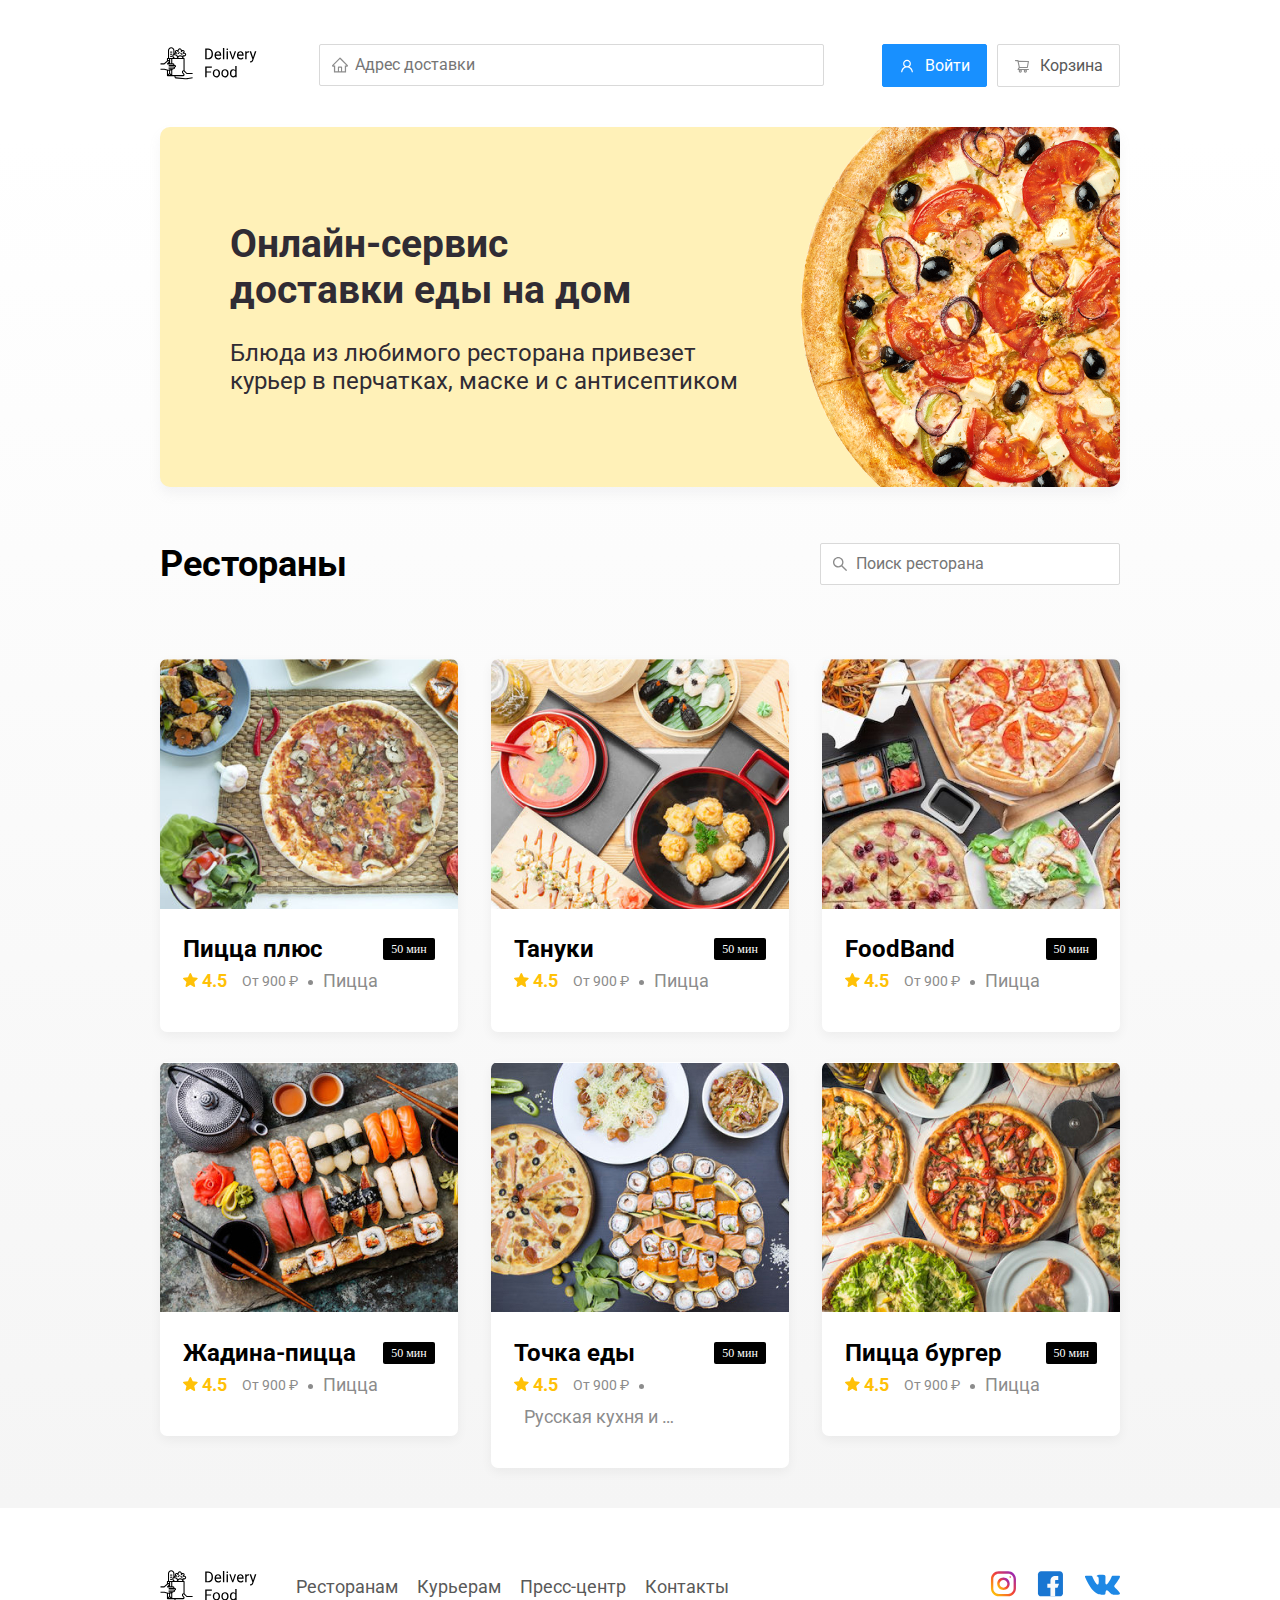
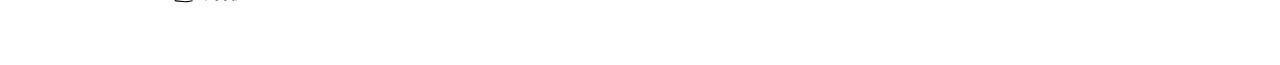
<file: index.html>
<!DOCTYPE html>
<html lang="ru">
<head>
    <meta charset="UTF-8">
    <meta name="viewport" content="width=device-width, initial-scale=1.0">
    <title>Delivery Food - доставка еды на дом</title>
    <link href="https://fonts.googleapis.com/css2?family=Roboto:wght@400;700&display=swap" rel="stylesheet"> 
    <link rel="stylesheet" href="/css/normalize.css">
    <link href="/css/style.css" rel="stylesheet" type="text/css">
</head>

<body>
    <div class="container">
        <header class="header">
            <!-- Шапка сайта -->
            <a href="/index.html" class="logo">
            <img src="img\logo.svg" alt="Logo" class="logo">
            </a>
            <input type="text" class="input input-adress" placeholder="Адрес доставки">
            <div class="buttons">
                <button class="button button-primary">
                <img src="/img/user.svg" alt="user" class="button-image">
                  <span class="button-text">Войти</span>
                </button>
                <button class="button">
                    <img src="/img/shopping card.svg" alt="shopping card" class="button-image">
                    <span class="button-text">Корзина</span>
                </button>
            </div>
        </header>
    </div> 
    <!-- /.container -->

    <main class="main">
    <div class="container">
        <section class="promo">
            <h1 class="promo-title">Онлайн-сервис </br> доставки еды на дом</h1>
            <p class="promo-text">Блюда из любимого ресторана привезет курьер в перчатках, маске и с антисептиком</p>
        </section>
        <section class="restaurant">
        <div class="section-heading">
        <h2 class="section-title">Рестораны</h2>
        <input type="text" class="input-search input" placeholder="Поиск ресторана">
        </div>
        <div class="cards">
        <div class="card">
            <img src="/img/pizza-r.png" alt="image" class="card-image"/>
            <div class="card-text">
                <div class="card-heading">
                    <h3 class="card-title">Пицца плюс</h3>
                    <span class="card-tag tag">50 мин</span>
                </div>
                <!-- /.card-heading -->
                <div class="card-info">
                    <div class="card-raiting">
                        <img src="/img/rating.svg" alt="rating">
                        4.5</div>
                    <div class="card-price">От 900 ₽</div>
                    <div class="category">Пицца</div>
                </div>
                <!-- /.card-info -->
            </div>
            <!-- /.card-text-->
        </div>
        <!-- /.card -->

        <div class="card">
            <img src="/img/tanuki.jpg" alt="image" class="card-image"/>
            <div class="card-text">
                <div class="card-heading">
                    <h3 class="card-title">Тануки</h3>
                    <span class="card-tag tag">50 мин</span>
                </div>
                <!-- /.card-heading -->
                <div class="card-info">
                    <div class="card-raiting">
                        <img src="/img/rating.svg" alt="rating">
                        4.5
                    </div>
                    <div class="card-price">От 900 ₽</div>
                    <div class="category">Пицца</div>
                </div>
                <!-- /.card-info -->
            </div>
            <!-- /.card-text-->
        </div>
        <!-- /.card -->

        <div class="card">
            <img src="/img/foodband.jpg" alt="image" class="card-image"/>
            <div class="card-text">
                <div class="card-heading">
                    <h3 class="card-title">FoodBand</h3>
                    <span class="card-tag tag">50 мин</span>
                </div>
                <!-- /.card-heading -->
                <div class="card-info">
                    <div class="card-raiting">
                        <img src="/img/rating.svg" alt="rating">
                        4.5
                    </div>
                    <div class="card-price">От 900 ₽</div>
                    <div class="category">Пицца</div>
                </div>
                <!-- /.card-info -->
            </div>
            <!-- /.card-text-->
        </div>
        <!-- /.card -->

        <div class="card">
            <img src="/img/zhadina.jpg" alt="image" class="card-image"/>
            <div class="card-text">
                <div class="card-heading">
                    <h3 class="card-title">Жадина-пицца</h3>
                    <span class="card-tag tag">50 мин</span>
                </div>
                <!-- /.card-heading -->
                <div class="card-info">
                    <div class="card-raiting">
                        <img src="/img/rating.svg" alt="rating">
                        4.5
                    </div>
                    <div class="card-price">От 900 ₽</div>
                    <div class="category">Пицца</div>
                </div>
                <!-- /.card-info -->
            </div>
            <!-- /.card-text-->
        </div>
        <!-- /.card -->

        <div class="card">
            <img src="/img/tochka.jpg" alt="image" class="card-image"/>
            <div class="card-text">
                <div class="card-heading">
                    <h3 class="card-title">Точка еды</h3>
                    <span class="card-tag tag">50 мин</span>
                </div>
                <!-- /.card-heading -->
                <div class="card-info">
                    <div class="card-raiting">
                        <img src="/img/rating.svg" alt="rating">
                        4.5
                    </div>
                    <div class="card-price">От 900 ₽</div>
                    <div class="category">Русская кухня и национальная</div>
                </div>
                <!-- /.card-info -->
            </div>
            <!-- /.card-text-->
        </div>
        <!-- /.card -->

        <a href="/restaurant.html" class="card">
            <img src="/img/burger.jpg" alt="image" class="card-image"/>
            <div class="card-text">
                <div class="card-heading">
                    <h3 class="card-title">Пицца бургер</h3>
                    <span class="card-tag tag">50 мин</span>
                </div>
                <!-- /.card-heading -->
                <div class="card-info">
                    <div class="card-raiting">
                        <img src="/img/rating.svg" alt="rating">
                        4.5
                    </div>
                    <div class="card-price">От 900 ₽</div>
                    <div class="category">Пицца</div>
                </div>
                <!-- /.card-info -->
            </div>
            <!-- /.card-text-->
        </a>
        <!-- /.card -->

        </div>
        </section>
    </div>
    </main>

    <footer class="footer">
        <div class="container">
            <div class="footer-block">
                <img src="/img/logo.svg" alt="logo" class="footer-logo">
                <nav class="footer-nav">
                    <a href="#" class="footer-link">Ресторанам</a>
                    <a href="#" class="footer-link">Курьерам</a>
                    <a href="#" class="footer-link">Пресс-центр</a>
                    <a href="#" class="footer-link">Контакты</a>
                </nav>
                <div class="social-links">
                    <a href="#" class="social-link"><img src="/img/instagram.svg" alt="instagram"></a>
                    <a href="#" class="social-link"><img src="/img/fb.svg" alt="facebook"></a>
                    <a href="#" class="social-link"><img src="/img/VK.svg" alt="vkontakte"></a>
                </div>
            </div>
        </div>
    </footer>
</body>
</html>
</file>
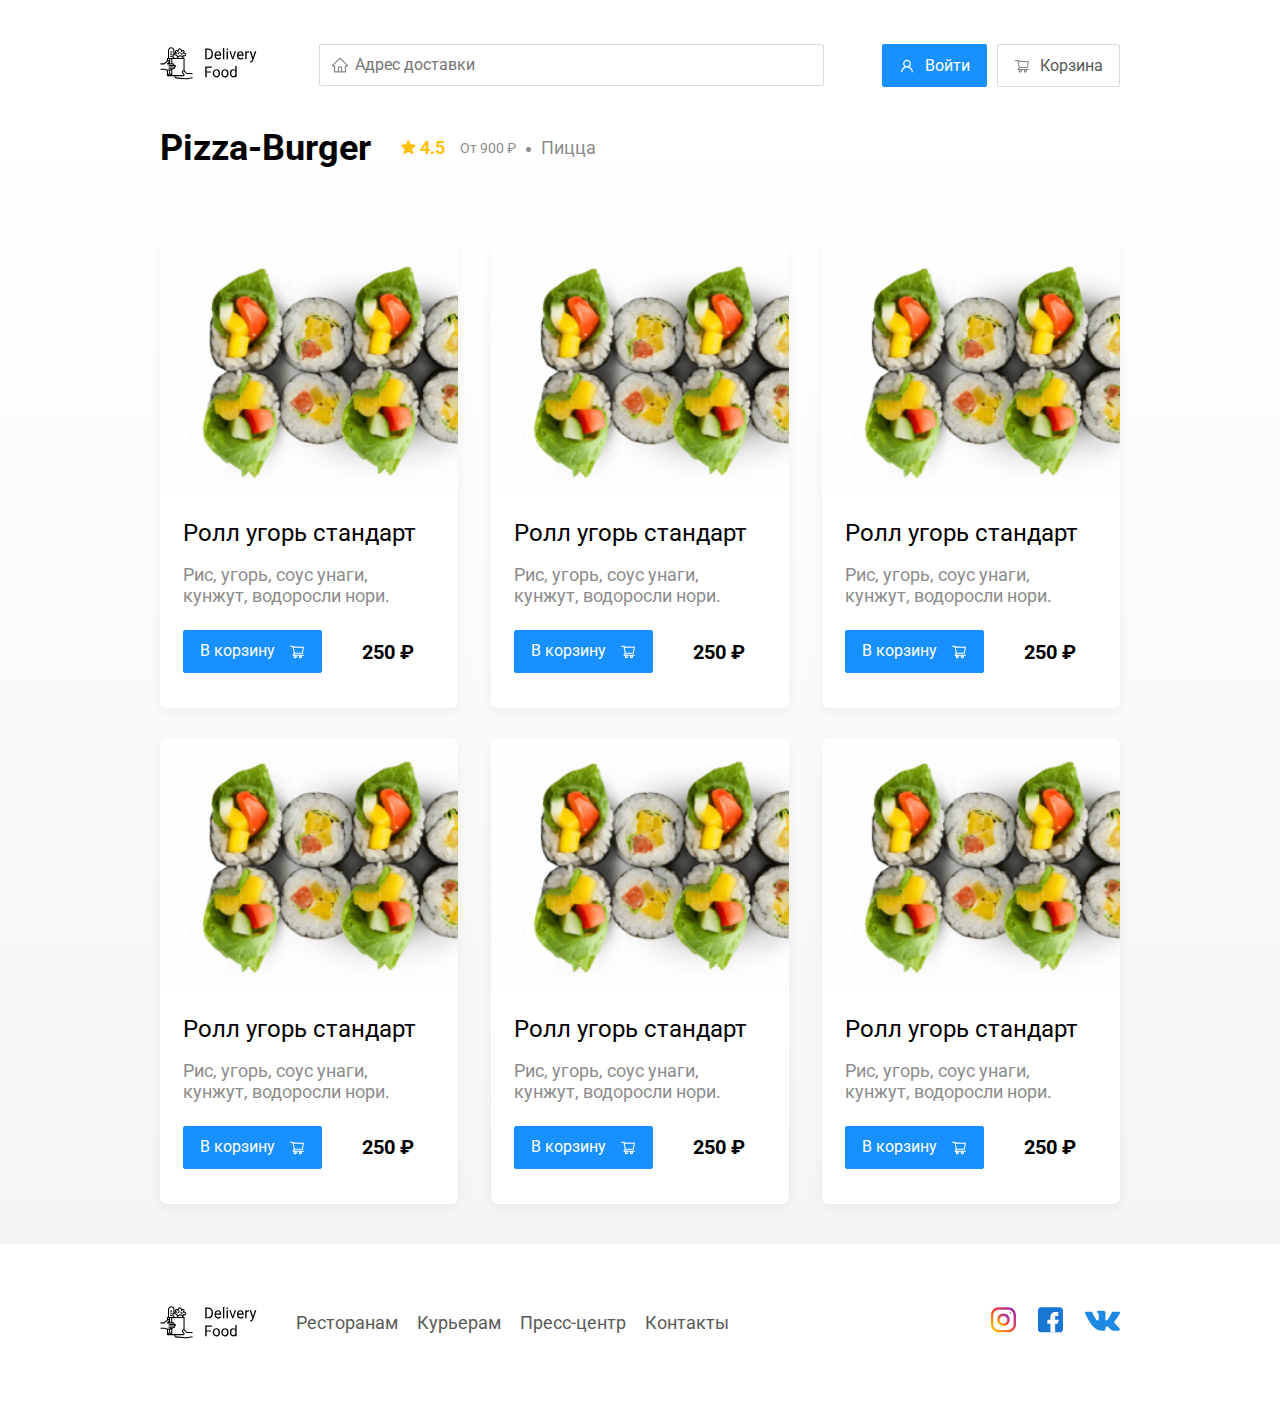
<file: restaurant.html>
<!DOCTYPE html>
<html lang="ru">
<head>
    <meta charset="UTF-8">
    <meta name="viewport" content="width=device-width, initial-scale=1.0">
    <title>Pizza-Burger - доставка еды на дом</title>
    <link href="https://fonts.googleapis.com/css2?family=Roboto:wght@400;700&display=swap" rel="stylesheet"> 
    <link rel="stylesheet" href="/css/normalize.css">
    <link href="/css/style.css" rel="stylesheet" type="text/css">
    <link rel="stylesheet" href="/css/animate.css">
</head>

<body>
    <div class="container">
        <header class="header">
            <!-- Шапка сайта -->
            <a href="/index.html" class="logo">
                <img src="img\logo.svg" alt="Logo" class="logo">
                </a>
            <input type="text" class="input input-adress" placeholder="Адрес доставки">
            <div class="buttons">
                <button class="button button-primary">
                <img src="/img/user.svg" alt="user" class="button-image">
                  <span class="button-text">Войти</span>
                </button>
                <button class="button" id="cart-button">
                    <img src="/img/shopping card.svg" alt="shopping card" class="button-image">
                    <span class="button-text">Корзина</span>
                </button>
            </div>
        </header>
    </div> 
    <!-- /.container -->

    <main class="main">
    <div class="container">
        <section class="restaurant">
        <div class="section-heading">
        <h2 class="section-title">Pizza-Burger</h2>
        <div class="card-info">
            <div class="card-raiting">
                <img src="/img/rating.svg" alt="rating">
                4.5</div>
            <div class="card-price">От 900 ₽</div>
            <div class="category">Пицца</div>
        </div>
        <!-- /.restaurant-info -->
        </div>

        <div class="cards">
        <div class="card wow fadeInUp">
            <img src="/img/sushi.png" alt="image" class="card-image"/>
            <div class="card-text">
                <div class="card-heading">
                    <h3 class="card-title card-title-reg">Ролл угорь стандарт</h3>
                </div>
                <!-- /.card-heading -->
                <div class="card-info">
                    <div class="ingredients">Рис, угорь, соус унаги, кунжут, водоросли нори.</div>
                </div>
                <div class="card-buttons">
                    <button class="button button-primary">
                        <span class="button-card-text">В корзину</span>
                        <img src="/img/shopping-cart-card.svg" alt="shopping-cart" class="button-card-image">
                    </button>
                    <strong class="card-price-bold">250 ₽</strong>
                </div>
            </div>
            <!-- /.card-text-->
        </div>
        <!-- /.card -->

        <div class="card wow fadeInUp">
            <img src="/img/sushi.png" alt="image" class="card-image"/>
            <div class="card-text">
                <div class="card-heading">
                    <h3 class="card-title card-title-reg">Ролл угорь стандарт</h3>
                </div>
                <!-- /.card-heading -->
                <div class="card-info">
                    <div class="ingredients">Рис, угорь, соус унаги, кунжут, водоросли нори.</div>
                </div>
                <div class="card-buttons">
                    <button class="button button-primary">
                        <span class="button-card-text">В корзину</span>
                        <img src="/img/shopping-cart-card.svg" alt="shopping-cart" class="button-card-image">
                    </button>
                    <strong class="card-price-bold">250 ₽</strong>
                </div>
            </div>
            <!-- /.card-text-->
        </div>
        <!-- /.card -->

        <div class="card wow fadeInUp" data-wow-delay="0.2s">
            <img src="/img/sushi.png" alt="image" class="card-image"/>
            <div class="card-text">
                <div class="card-heading">
                    <h3 class="card-title card-title-reg">Ролл угорь стандарт</h3>
                </div>
                <!-- /.card-heading -->
                <div class="card-info">
                    <div class="ingredients">Рис, угорь, соус унаги, кунжут, водоросли нори.</div>
                </div>
                <div class="card-buttons">
                    <button class="button button-primary">
                        <span class="button-card-text">В корзину</span>
                        <img src="/img/shopping-cart-card.svg" alt="shopping-cart" class="button-card-image">
                    </button>
                    <strong class="card-price-bold">250 ₽</strong>
                </div>
            </div>
            <!-- /.card-text-->
        </div>
        <!-- /.card -->

        <div class="card">
            <img src="/img/sushi.png" alt="image" class="card-image"/>
            <div class="card-text">
                <div class="card-heading">
                    <h3 class="card-title card-title-reg">Ролл угорь стандарт</h3>
                </div>
                <!-- /.card-heading -->
                <div class="card-info">
                    <div class="ingredients">Рис, угорь, соус унаги, кунжут, водоросли нори.</div>
                </div>
                <div class="card-buttons">
                    <button class="button button-primary">
                        <span class="button-card-text">В корзину</span>
                        <img src="/img/shopping-cart-card.svg" alt="shopping-cart" class="button-card-image">
                    </button>
                    <strong class="card-price-bold">250 ₽</strong>
                </div>
            </div>
            <!-- /.card-text-->
        </div>
        <!-- /.card -->

        <div class="card">
            <img src="/img/sushi.png" alt="image" class="card-image"/>
            <div class="card-text">
                <div class="card-heading">
                    <h3 class="card-title card-title-reg">Ролл угорь стандарт</h3>
                </div>
                <!-- /.card-heading -->
                <div class="card-info">
                    <div class="ingredients">Рис, угорь, соус унаги, кунжут, водоросли нори.</div>
                </div>
                <div class="card-buttons">
                    <button class="button button-primary">
                        <span class="button-card-text">В корзину</span>
                        <img src="/img/shopping-cart-card.svg" alt="shopping-cart" class="button-card-image">
                    </button>
                    <strong class="card-price-bold">250 ₽</strong>
                </div>
            </div>
            <!-- /.card-text-->
        </div>
        <!-- /.card -->

        <div class="card">
            <img src="/img/sushi.png" alt="image" class="card-image"/>
            <div class="card-text">
                <div class="card-heading">
                    <h3 class="card-title card-title-reg">Ролл угорь стандарт</h3>
                </div>
                <!-- /.card-heading -->
                <div class="card-info">
                    <div class="ingredients">Рис, угорь, соус унаги, кунжут, водоросли нори.</div>
                </div>
                <div class="card-buttons">
                    <button class="button button-primary">
                        <span class="button-card-text">В корзину</span>
                        <img src="/img/shopping-cart-card.svg" alt="shopping-cart" class="button-card-image">
                    </button>
                    <strong class="card-price-bold">250 ₽</strong>
                </div>
            </div>
            <!-- /.card-text-->
        </div>
        <!-- /.card -->

        </div>
        </section>
    </div>
    </main>

    <footer class="footer">
        <div class="container">
            <div class="footer-block">
                <img src="/img/logo.svg" alt="logo" class="footer-logo">
                <nav class="footer-nav">
                    <a href="#" class="footer-link">Ресторанам</a>
                    <a href="#" class="footer-link">Курьерам</a>
                    <a href="#" class="footer-link">Пресс-центр</a>
                    <a href="#" class="footer-link">Контакты</a>
                </nav>
                <div class="social-links">
                    <a href="#" class="social-link"><img src="/img/instagram.svg" alt="instagram"></a>
                    <a href="#" class="social-link"><img src="/img/fb.svg" alt="facebook"></a>
                    <a href="#" class="social-link"><img src="/img/VK.svg" alt="vkontakte"></a>
                </div>
            </div>
        </div>
    </footer>
    <div class="modal">
        <div class="modal-dialog">
            <div class="modal-header">
                <h3 class="modal-title">Корзина</h3>
                <button class="close">&times;</button>
            </div>
            <!-- modal header -->
            <div class="modal-body">
                <div class="food-row">
                    <span class="food-name">Ролл угорь стандарт</span>
                    <strong class="food-price">250 ₽</strong>
                    <div class="food-counter">
                        <button class="counter-button">-</button>
                        <span class="counter">1</span>
                        <button class="counter-button">+</button>
                    </div>
                    
                </div>
                <div class="food-row">
                    <span class="food-name">Ролл угорь стандарт</span>
                    <strong class="food-price">250 ₽</strong>
                    <div class="food-counter">
                        <button class="counter-button">-</button>
                        <span class="counter">1</span>
                        <button class="counter-button">+</button>
                    </div>
                    
                </div>
                <div class="food-row">
                    <span class="food-name">Ролл угорь стандарт</span>
                    <strong class="food-price">250 ₽</strong>
                    <div class="food-counter">
                        <button class="counter-button">-</button>
                        <span class="counter">1</span>
                        <button class="counter-button">+</button>
                    </div>
                    
                </div>
                <div class="food-row">
                    <span class="food-name">Ролл угорь стандарт</span>
                    <strong class="food-price">250 ₽</strong>
                    <div class="food-counter">
                        <button class="counter-button">-</button>
                        <span class="counter">1</span>
                        <button class="counter-button">+</button>
                    </div>
                    
                </div>
            </div>
            <div class="modal-footer">
                <span class="modal-pricetag">1250 ₽</span>
                <div class="footer-buttons">
                    <button class="button button-primary">Оформить заказ</button>
                    <button class="button">Отмена</button>
                </div>
            </div>
        </div>
    </div>
    <script src="/js/wow.min.js"></script>
    <script src="/js/main.js"></script>
</body>
</html>
</file>
<file: css/style.css>
* {
    box-sizing: border-box;
}

body {
    font-family: 'Roboto', sans-serif;
    padding-top: 44px;
}

.container {
    max-width: 1200px;
    margin: auto;
}

.header {
    display: flex;
    align-items: center;
    justify-content: space-between;
    margin-bottom: 40px;
}

.input {
    background: #FFFFFF;
    border: 1px solid #D9D9D9;
    border-radius: 2px;
    font-size: 16px;
    line-height: 24px;
    padding: 8px;
    padding-left: 35px;
    background-repeat: no-repeat;
    background-position: left 11px center;
}
.input-adress {
    flex: 0.8;
background-image: url(../img/home.svg);
}

.buttons {
    display: flex;
    align-items: center;
}

.button {
padding: 8px 16px;
background: #FFFFFF;
border: 1px solid #D9D9D9;
box-sizing: border-box;
box-shadow: 0px 0px 2px rgba(0, 0, 0, 0.0015);
border-radius: 2px;
color: #595959;
font-size: 16px;
line-height: 24px;
}

.button-primary{
background: #1890FF;
border: 1px solid #1890FF;
border-radius: 2px;
color: #FFFFFF;
margin-right: 10px;
}

.button-image {
    margin-right: 6px;
    vertical-align: middle;
}

.button-card-text {
    margin-right: 10px;
}

.button-text {
    vertical-align: middle;
}

.main {
    background: linear-gradient(180deg, rgba(245, 245, 245, 0) 1.04%, #F5F5F5 100%);
    padding-bottom: 40px;
}

.promo {
    box-shadow: 0px 7px 12px rgba(158, 158, 163, 0.1);
    background: #FFF1B8 url(/img/pizza.png) no-repeat top -140px right -300px / 1000px;
    border-radius: 10px;
    padding: 68px 70px;
    margin-bottom: 56px;
}

/*
.promo {
    box-shadow: 0px 7px 12px rgba(158, 158, 163, 0.1);
    background: #FFF1B8 url(/img/promo-image.png) no-repeat top right -200px;
    border-radius: 10px;
    padding: 68px 70px;
}
*/

.promo-text {
    max-width: 538px;
    font-family: Roboto;
font-style: normal;
font-weight: normal;
font-size: 24px;
line-height: 28px;
color: #302C34;
}

.promo-title {
    font-family: Roboto;
    font-style: normal;
    font-weight: bold;
    font-size: 39px;
    line-height: 46px;
    color: #302C34;    
}

.input-search {
    background-image: url(../img/search.svg);
    width: 300px;
    margin-left: auto;
}

.section-heading {
    display: flex;
    align-items: center;
    margin-bottom: 44px;
}

.section-title {
    font-family: Roboto;
    font-style: normal;
    font-weight: bold;
    font-size: 36px;
    line-height: 42px;
    color: #000000;
    margin: 0;
    margin-right: 30px;
}

.cards {
    display: flex;
    flex-wrap: wrap;
    align-items: flex-start;
    justify-content: space-between;
}

.card {
    background: #FFFFFF;
box-shadow: 0px 4px 12px rgba(0, 0, 0, 0.05);
border-radius: 7px;
overflow: hidden;
margin-top: 30px;
flex-basis: 31%;
text-decoration: none;
}

.card-image {
    width: 384px;
    height: 250px;
    object-fit: cover;
}

.card-text {
    padding-top: 20px;
    padding-bottom: 35px; 
    padding-left: 23px;
    padding-right: 23px;
}

.card-heading {
    display: flex;
    align-items: center;
    justify-content: space-between;
}

.card-title {
    margin: 0;
    font-family: Roboto;
font-style: normal;
font-weight: bold;
font-size: 24px;
line-height: 32px;
color: #000000;
}

.card-title-reg {
    font-weight: 400;
    margin-bottom: 15px;
}

.card-tag {
    font-family: SF Pro Display;
    font-style: normal;
font-weight: normal;
font-size: 12px;
line-height: 20px;
color: #FFFFFF;
background: #000000;
border-radius: 2px;
padding: 1px 8px;
}

.card-info {
    display: flex;
    align-items: center;
    flex-wrap: wrap;
}

.card-raiting {
margin-right: 26px;
color: #FFC107;
font-family: Roboto;
font-style: normal;
font-weight: bold;
font-size: 18px;
line-height: 32px;
}


.card-buttons {
    display: flex;
    align-items: center;
    margin-top: 24px;
}

.button-card-image {
    vertical-align: middle;
}

.card-price-bold {
    font-weight: bold;
    font-size: 20px;
    line-height: 32px;
    margin-left: 30px;
}

.card-price, .category {
    font-family: Roboto;
    font-style: normal;
    font-weight: normal;
    font-size: 18px;
    line-height: 32px;
    color: #8C8C8C;
}

.ingredients {
    color: #8C8C8C;
    font-size: 18px;
line-height: 21px;
}

.category {
    margin-left: 10px;
    text-overflow: ellipsis;
    overflow: hidden;
    white-space: nowrap;
    max-width: 150px;
}

.card-price:after {
    content: "";
    width: 5px;
    height: 5px;
    background-color: #8C8C8C;
    display: inline-block;
    vertical-align: middle;
    border-radius: 50%;
    margin-left: 10px;
}

.footer {
    padding: 60px 0;
}

.footer-block {
display: flex;
align-items: center;
justify-content: space-between;
}

.footer-nav {
    margin-left: 35px;
    margin-right: auto;
}

.footer-link {
    display: inline-block;
    color: #595959;
    text-decoration: none; 
    font-style: normal;
    font-weight: normal;
    font-size: 18px;
    line-height: 21px;
}

.modal {
    display: none;
    position: fixed;
    left: 0;
    top: 0;
    width: 100%;
    height: 100%;
    background: rgba(0, 0, 0, 0.4);
}

.is-open {
    display: flex;
}

.modal-header {
    display: flex;
    align-items: center;
    justify-content: space-between;
    margin-bottom: 45px;
}

.close {
    font-size: 36px;
    border: none;
    background-color: transparent;
}

.modal-body {
    margin-bottom: 52px;
}

.food-row {
    display: flex;
    align-items: flex-start;
    justify-content: space-between;
    padding-bottom: 8px;
    border-bottom: 1px solid #D9D9D9;
    margin-bottom: 15px;

}

.food-name {
    font-weight: normal;
font-size: 18px;
line-height: 32px;
}

.food-price {
    font-weight: bold;
font-size: 20px;
line-height: 32px;
}

.food-price {
    margin-left: auto;
    margin-right: 47px;
}

.food-counter {
    display: flex;
    align-items: center;
}

.counter-button {
    display: flex;
    align-items: center;
    border: 1px solid #40f9ff;
    box-sizing: border-box;
    border-radius: 2px;
    width:39px;
height: 32px;
font-weight: normal;
font-size: 14px;
line-height: 22px;
color: #40A9FF;
text-align: center;
}

.counter {
    font-size: 16px;
line-height: 22px;
margin-left: 10px;
margin-right: 10px;
}

.modal-title {
    margin: 0;
    font-weight: bold;
font-size: 36px;
line-height: 42px;
}

.modal-dialog {
max-width: 780px;
width: 95%;
min-height: 552px;
background: #FFFFFF;
border-radius: 5px;
margin: auto;
padding: 40px 45px;
}

.modal-footer {
    display: flex;
    align-items: center;
    justify-content: space-between;
}

.modal-pricetag {
    background: #262626;
border-radius: 5px;
color: #FFFFFF;
padding: 15px 20px;
}

.footer-buttons {
    display: flex;
    align-items: center;
}

.footer-link:not(:last-child) {
    margin-right: 15px;
}

.social-links {
    display: flex;
    align-items: center;
}

.social-link:not(:last-child) {
    margin-right: 21px;
}

/* адаптив */

@media (max-width: 1366px) {
    .container {
        max-width: 960px;
    }

    .promo {
        background-position: center right -300px;
        background-size: 750px;
    }

    .card-raiting {
        margin-right: 15px;
    }
    .card-price, category {
        font-size: 14px;
    }
}

@media (max-width: 992px) {
    .container {
        max-width: 750px;
    }

    .promo {
        padding: 50px;
        background-size: 500px; 
        background-position: center right -200px;
    }

    .promo-text {
        font-size: 18px;
        max-width: 400px;
    }

    .card {
        flex-basis: 49%;
    }

    .footer-link {
        font-size: 16px;
    }
}

@media (max-width: 768px) {
    .container {
        max-width: 560px;
    }

    .card-raiting {
        flex-basis: 100%;
    }
    
    .card-info {
        flex-wrap: wrap;
    }

    .card-title {
        font-size: 18px;
    }

    .promo-title {
        font-size: 24px;
        line-height: 1.4;
    }

    .promo-text {
        margin-top: 0;
    }

    .promo {
        background-size: 400px;
        background-position: bottom 50px right -200px
    }
}

@media (max-width: 578px) {
    .container {
        width: 90%;
    }

    .header {
        flex-wrap: wrap;
    }

    .input-adress {
        order: 5;
        margin-top: 15px;
        flex: 1;
    }

    .promo {
        background-image: none;
    }

    .promo-title {
        margin-bottom: 10px;
    }

    .section-title {
        font-size: 20px;
    }

    .card {
        flex-basis: 100%;
    }
    .card-image {
        width: 100%;
    }    
    
    .footer {
        padding: 30px 0;
    }

    .footer-block {
        align-items: start;
        justify-content: space-between;
    }

    .footer-nav {
        order: 0;
        margin-left: 0;
        margin-right: 0;
        display: flex;
        flex-direction: column;
    }

    .footer-logo {
        margin-right: 15px;
        order: 1;
    }

    .social-links {
        order: 2;
    }
}

@media (max-width: 480px) {
    
    .button-text {
        display: none
    }

    .button {
        min-height: 40px;
    }

    .button-image {
        margin: 0;
    }

    .section-heading {
        flex-wrap: wrap;
    }

    .promo {
        padding: 20px;
    }

    .footer-block {
        flex-wrap: wrap;
        flex-direction: column;
        align-items: center;
    }

    .footer-logo {
       order: 0; 
       margin-bottom: 20px;
    }

    .footer-nav {
        margin-bottom: 20px;
        text-align: center;
    }

    .footer-link:not(:last-child) {
        margin-right: 0;
    }

}
</file>
